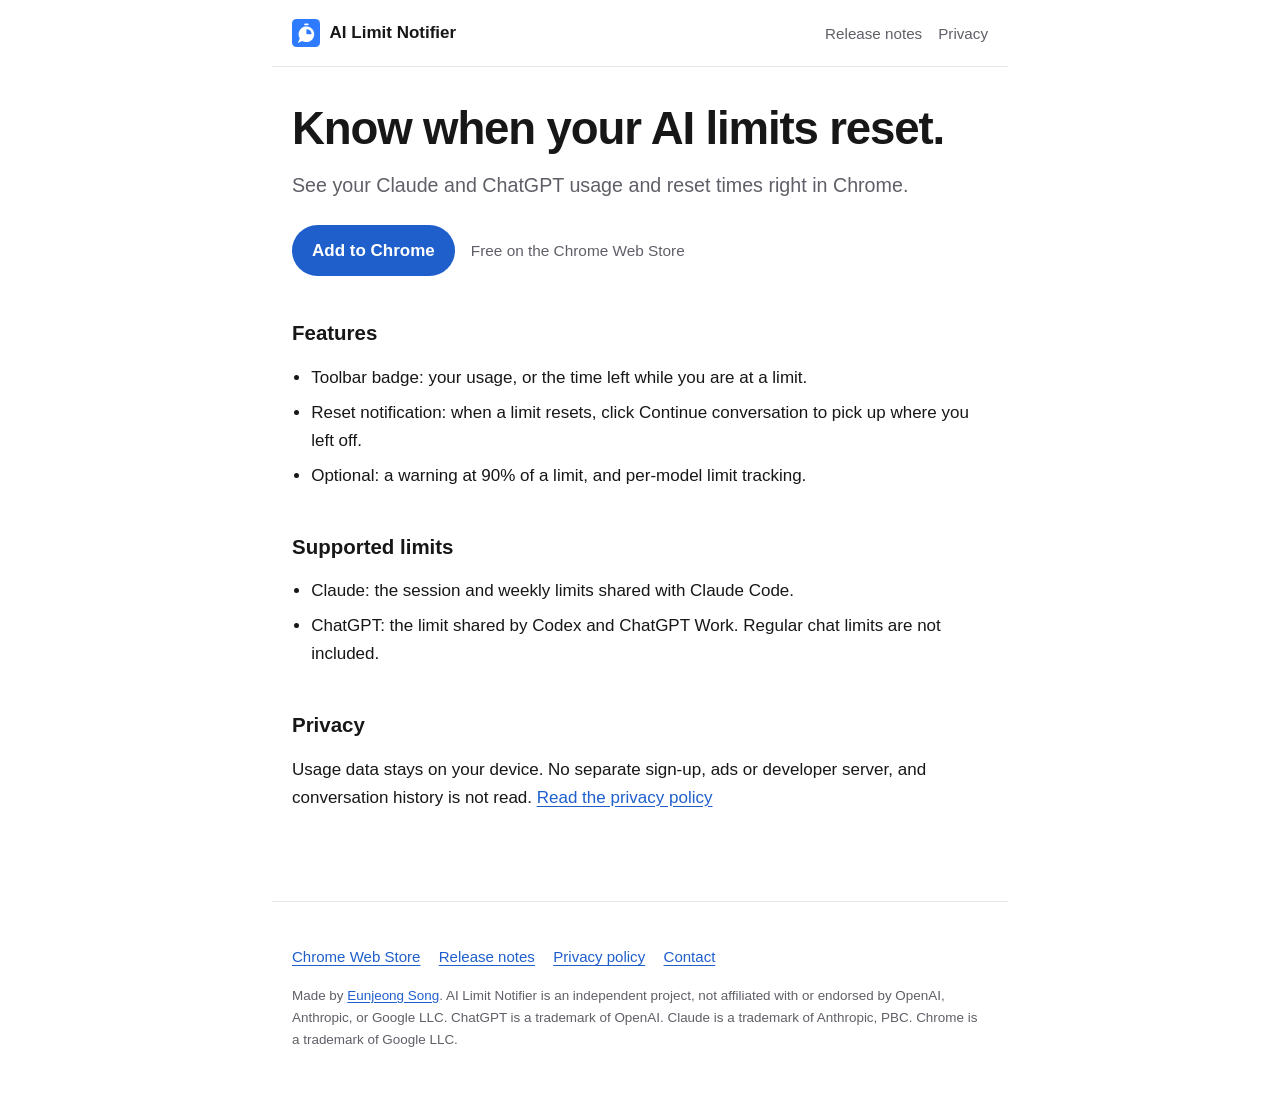
<file: index.html>
<!doctype html>
<html lang="en">
<head>
<meta charset="utf-8">
<meta name="viewport" content="width=device-width, initial-scale=1">
<title>AI Limit Notifier – ChatGPT &amp; Claude Usage Limits</title>
<meta name="description" content="See your Claude and ChatGPT (Codex/Work) usage and reset times in Chrome, and get a notification when a limit resets.">
<link rel="canonical" href="https://songej.com/ai-limit-notifier/">
<link rel="icon" href="favicon.ico">
<link rel="apple-touch-icon" href="apple-touch-icon.png">
<link rel="stylesheet" href="assets/site.css">
<meta property="og:type" content="website">
<meta property="og:site_name" content="AI Limit Notifier">
<meta property="og:title" content="AI Limit Notifier – ChatGPT &amp; Claude Usage Limits">
<meta property="og:description" content="See your Claude and ChatGPT (Codex/Work) usage and reset times in Chrome, and get a notification when a limit resets.">
<meta property="og:url" content="https://songej.com/ai-limit-notifier/">
<meta property="og:image" content="https://songej.com/ai-limit-notifier/assets/og-image.png">
<meta property="og:image:width" content="1200">
<meta property="og:image:height" content="630">
<meta property="og:image:alt" content="AI Limit Notifier">
<meta name="twitter:card" content="summary_large_image">
<meta name="theme-color" content="#ffffff" media="(prefers-color-scheme: light)">
<meta name="theme-color" content="#151515" media="(prefers-color-scheme: dark)">
<script type="application/ld+json">{"@context":"https://schema.org","@type":"SoftwareApplication","name":"AI Limit Notifier","description":"See your Claude and ChatGPT (Codex/Work) usage and reset times in Chrome, and get a notification when a limit resets.","applicationCategory":"BrowserApplication","operatingSystem":"Chrome","inLanguage":"en","url":"https://songej.com/ai-limit-notifier/","installUrl":"https://chromewebstore.google.com/detail/llpojlchnippliileocmoaokjnbionfl"}</script>
</head>
<body>
<a class="skip" href="#content">Skip to content</a>
<header class="wrap site-header">
  <a class="brand" href="./" aria-current="page"><img src="assets/icon.svg" width="28" height="28" alt="">AI Limit Notifier</a>
  <nav aria-label="Site">
    <a href="release-notes/">Release notes</a>
    <a href="privacy/">Privacy</a>
  </nav>
</header>
<main id="content" class="wrap">
<h1>Know when your AI limits reset.</h1>
<p class="lead">See your Claude and ChatGPT usage and reset times right in Chrome.</p>
<p class="get"><a class="button" href="https://chromewebstore.google.com/detail/llpojlchnippliileocmoaokjnbionfl">Add to Chrome</a><span class="get-note">Free on the Chrome Web Store</span></p>

<h2>Features</h2>
<ul class="facts">
  <li>Toolbar badge: your usage, or the time left while you are at a limit.</li>
  <li>Reset notification: when a limit resets, click Continue conversation to pick up where you left off.</li>
  <li>Optional: a warning at 90% of a limit, and per-model limit tracking.</li>
</ul>

<h2>Supported limits</h2>
<ul class="facts">
  <li>Claude: the session and weekly limits shared with Claude Code.</li>
  <li>ChatGPT: the limit shared by Codex and ChatGPT Work. Regular chat limits are not included.</li>
</ul>

<h2>Privacy</h2>
<p>Usage data stays on your device. No separate sign-up, ads or developer server, and conversation history is not read. <a href="privacy/">Read the privacy policy</a></p>
</main>
<footer class="wrap site-footer">
  <p class="links">
    <a href="https://chromewebstore.google.com/detail/llpojlchnippliileocmoaokjnbionfl">Chrome Web Store</a>
    <a href="release-notes/">Release notes</a>
    <a href="privacy/">Privacy policy</a>
    <a href="https://tally.so/r/EkyxyX" rel="noopener">Contact</a>
  </p>
  <p class="fine">Made by <a href="https://songej.com/" rel="noopener">Eunjeong Song</a>. AI Limit Notifier is an independent project, not affiliated with or endorsed by OpenAI, Anthropic, or Google LLC. ChatGPT is a trademark of OpenAI. Claude is a trademark of Anthropic, PBC. Chrome is a trademark of Google LLC.</p>
</footer>
</body>
</html>
</file>
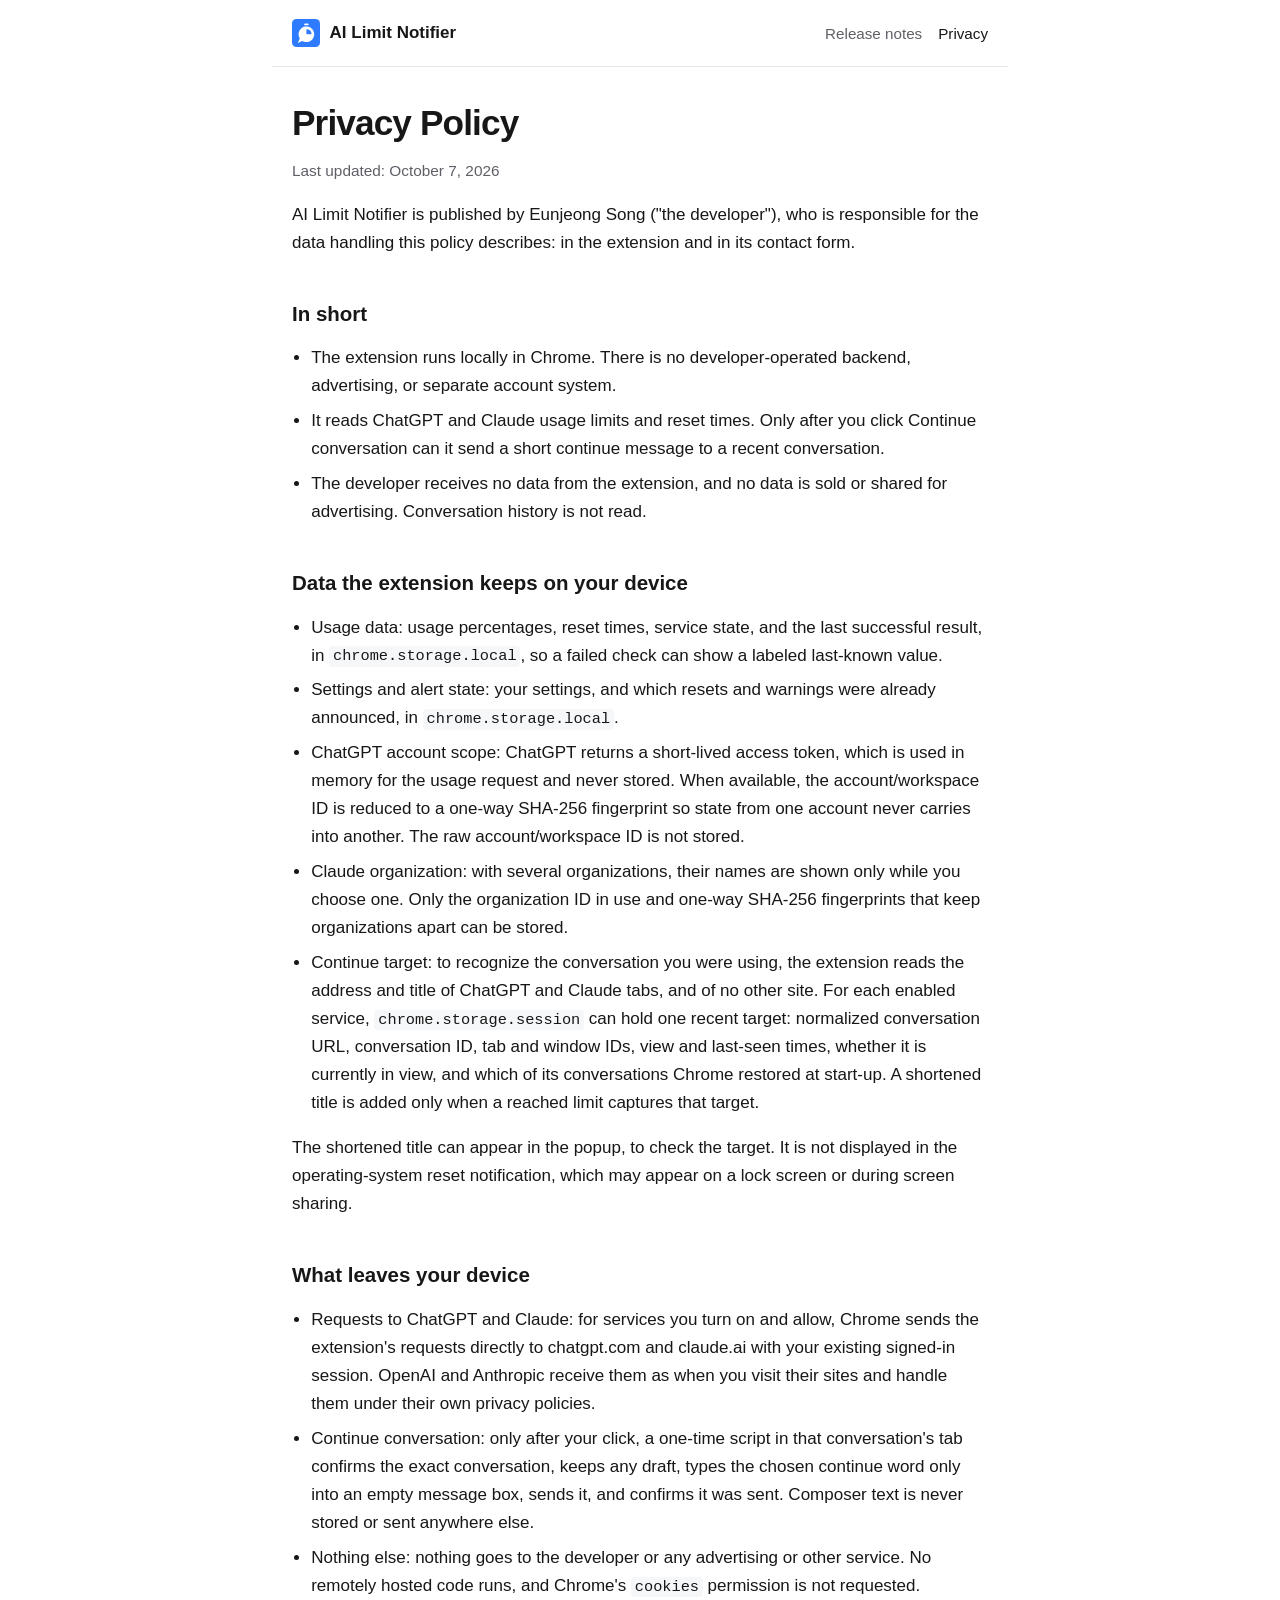
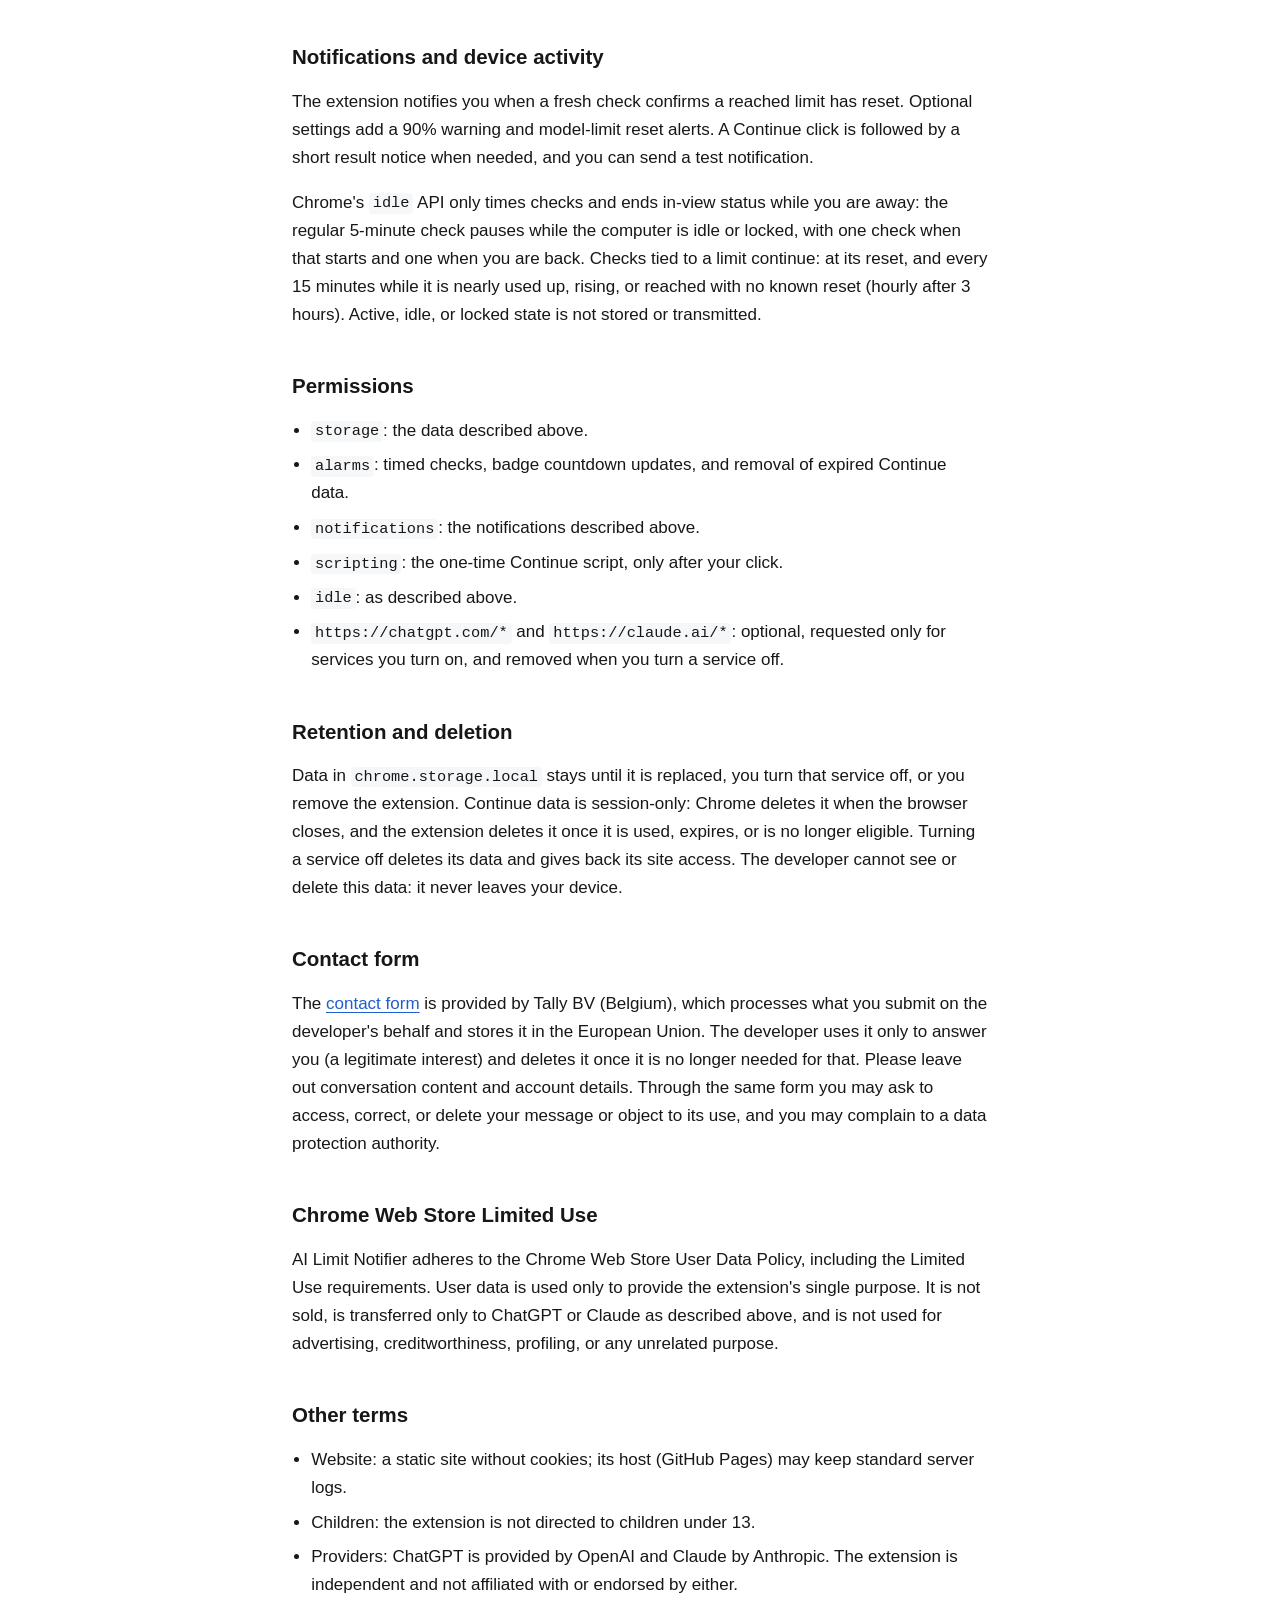
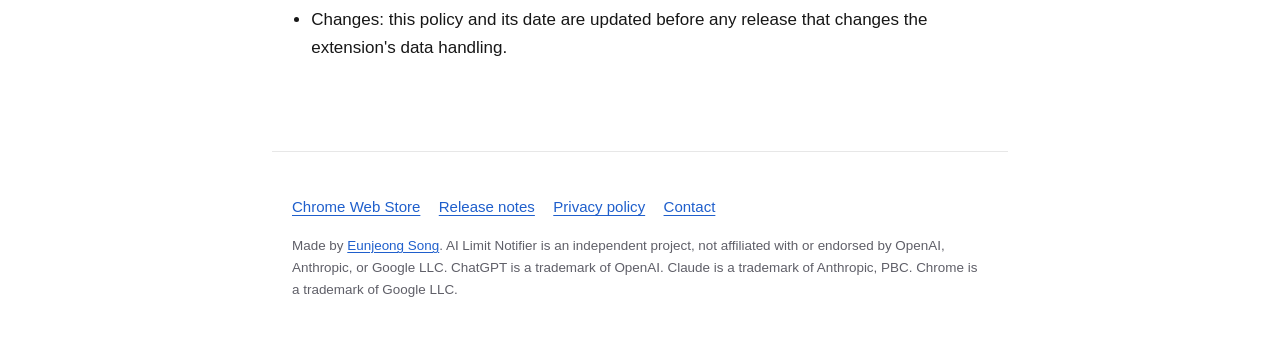
<file: privacy/index.html>
<!doctype html>
<html lang="en">
<head>
<meta charset="utf-8">
<meta name="viewport" content="width=device-width, initial-scale=1">
<title>Privacy policy - AI Limit Notifier</title>
<meta name="description" content="How AI Limit Notifier handles usage data, permissions, notifications and the optional Continue conversation feature.">
<link rel="canonical" href="https://songej.com/ai-limit-notifier/privacy/">
<link rel="icon" href="../favicon.ico">
<link rel="apple-touch-icon" href="../apple-touch-icon.png">
<link rel="stylesheet" href="../assets/site.css">
<meta property="og:type" content="website">
<meta property="og:site_name" content="AI Limit Notifier">
<meta property="og:title" content="Privacy policy - AI Limit Notifier">
<meta property="og:description" content="How AI Limit Notifier handles usage data, permissions, notifications and the optional Continue conversation feature.">
<meta property="og:url" content="https://songej.com/ai-limit-notifier/privacy/">
<meta property="og:image" content="https://songej.com/ai-limit-notifier/assets/og-image.png">
<meta property="og:image:width" content="1200">
<meta property="og:image:height" content="630">
<meta property="og:image:alt" content="AI Limit Notifier">
<meta name="twitter:card" content="summary_large_image">
<meta name="theme-color" content="#ffffff" media="(prefers-color-scheme: light)">
<meta name="theme-color" content="#151515" media="(prefers-color-scheme: dark)">
</head>
<body>
<a class="skip" href="#content">Skip to content</a>
<header class="wrap site-header">
  <a class="brand" href="../"><img src="../assets/icon.svg" width="28" height="28" alt="">AI Limit Notifier</a>
  <nav aria-label="Site">
    <a href="../release-notes/">Release notes</a>
    <a href="../privacy/" aria-current="page">Privacy</a>
  </nav>
</header>
<main id="content" class="wrap prose">
<h1>Privacy Policy</h1>
<p class="meta">Last updated: October 7, 2026</p>
<p>AI Limit Notifier is published by Eunjeong Song (&quot;the developer&quot;), who is responsible for the data handling this policy describes: in the extension and in its contact form.</p>
<h2>In short</h2>
<ul>
<li>The extension runs locally in Chrome. There is no developer-operated backend, advertising, or separate account system.</li>
<li>It reads ChatGPT and Claude usage limits and reset times. Only after you click <strong>Continue conversation</strong> can it send a short continue message to a recent conversation.</li>
<li>The developer receives no data from the extension, and no data is sold or shared for advertising. Conversation history is not read.</li>
</ul>
<h2>Data the extension keeps on your device</h2>
<ul>
<li><strong>Usage data:</strong> usage percentages, reset times, service state, and the last successful result, in <code>chrome.storage.local</code>, so a failed check can show a labeled last-known value.</li>
<li><strong>Settings and alert state:</strong> your settings, and which resets and warnings were already announced, in <code>chrome.storage.local</code>.</li>
<li><strong>ChatGPT account scope:</strong> ChatGPT returns a short-lived access token, which is used in memory for the usage request and never stored. When available, the account/workspace ID is reduced to a one-way SHA-256 fingerprint so state from one account never carries into another. The raw account/workspace ID is not stored.</li>
<li><strong>Claude organization:</strong> with several organizations, their names are shown only while you choose one. Only the organization ID in use and one-way SHA-256 fingerprints that keep organizations apart can be stored.</li>
<li><strong>Continue target:</strong> to recognize the conversation you were using, the extension reads the address and title of ChatGPT and Claude tabs, and of no other site. For each enabled service, <code>chrome.storage.session</code> can hold one recent target: normalized conversation URL, conversation ID, tab and window IDs, view and last-seen times, whether it is currently in view, and which of its conversations Chrome restored at start-up. A shortened title is added only when a reached limit captures that target.</li>
</ul>
<p>The shortened title can appear in the popup, to check the target. It is not displayed in the operating-system reset notification, which may appear on a lock screen or during screen sharing.</p>
<h2>What leaves your device</h2>
<ul>
<li><strong>Requests to ChatGPT and Claude:</strong> for services you turn on and allow, Chrome sends the extension's requests directly to chatgpt.com and claude.ai with your existing signed-in session. OpenAI and Anthropic receive them as when you visit their sites and handle them under their own privacy policies.</li>
<li><strong>Continue conversation:</strong> only after your click, a one-time script in that conversation's tab confirms the exact conversation, keeps any draft, types the chosen continue word only into an empty message box, sends it, and confirms it was sent. Composer text is never stored or sent anywhere else.</li>
<li><strong>Nothing else:</strong> nothing goes to the developer or any advertising or other service. No remotely hosted code runs, and Chrome's <code>cookies</code> permission is not requested.</li>
</ul>
<h2>Notifications and device activity</h2>
<p>The extension notifies you when a fresh check confirms a reached limit has reset. Optional settings add a 90% warning and model-limit reset alerts. A Continue click is followed by a short result notice when needed, and you can send a test notification.</p>
<p>Chrome's <code>idle</code> API only times checks and ends in-view status while you are away: the regular 5-minute check pauses while the computer is idle or locked, with one check when that starts and one when you are back. Checks tied to a limit continue: at its reset, and every 15 minutes while it is nearly used up, rising, or reached with no known reset (hourly after 3 hours). Active, idle, or locked state is not stored or transmitted.</p>
<h2>Permissions</h2>
<ul>
<li><code>storage</code>: the data described above.</li>
<li><code>alarms</code>: timed checks, badge countdown updates, and removal of expired Continue data.</li>
<li><code>notifications</code>: the notifications described above.</li>
<li><code>scripting</code>: the one-time Continue script, only after your click.</li>
<li><code>idle</code>: as described above.</li>
<li><code>https://chatgpt.com/*</code> and <code>https://claude.ai/*</code>: optional, requested only for services you turn on, and removed when you turn a service off.</li>
</ul>
<h2>Retention and deletion</h2>
<p>Data in <code>chrome.storage.local</code> stays until it is replaced, you turn that service off, or you remove the extension. Continue data is session-only: Chrome deletes it when the browser closes, and the extension deletes it once it is used, expires, or is no longer eligible. Turning a service off deletes its data and gives back its site access. The developer cannot see or delete this data: it never leaves your device.</p>
<h2>Contact form</h2>
<p>The <a href="https://tally.so/r/EkyxyX" rel="noopener">contact form</a> is provided by Tally BV (Belgium), which processes what you submit on the developer's behalf and stores it in the European Union. The developer uses it only to answer you (a legitimate interest) and deletes it once it is no longer needed for that. Please leave out conversation content and account details. Through the same form you may ask to access, correct, or delete your message or object to its use, and you may complain to a data protection authority.</p>
<h2>Chrome Web Store Limited Use</h2>
<p>AI Limit Notifier adheres to the Chrome Web Store User Data Policy, including the Limited Use requirements. User data is used only to provide the extension's single purpose. It is not sold, is transferred only to ChatGPT or Claude as described above, and is not used for advertising, creditworthiness, profiling, or any unrelated purpose.</p>
<h2>Other terms</h2>
<ul>
<li><strong>Website:</strong> a static site without cookies; its host (GitHub Pages) may keep standard server logs.</li>
<li><strong>Children:</strong> the extension is not directed to children under 13.</li>
<li><strong>Providers:</strong> ChatGPT is provided by OpenAI and Claude by Anthropic. The extension is independent and not affiliated with or endorsed by either.</li>
<li><strong>Changes:</strong> this policy and its date are updated before any release that changes the extension's data handling.</li>
</ul>
</main>
<footer class="wrap site-footer">
  <p class="links">
    <a href="https://chromewebstore.google.com/detail/llpojlchnippliileocmoaokjnbionfl">Chrome Web Store</a>
    <a href="../release-notes/">Release notes</a>
    <a href="../privacy/">Privacy policy</a>
    <a href="https://tally.so/r/EkyxyX" rel="noopener">Contact</a>
  </p>
  <p class="fine">Made by <a href="https://songej.com/" rel="noopener">Eunjeong Song</a>. AI Limit Notifier is an independent project, not affiliated with or endorsed by OpenAI, Anthropic, or Google LLC. ChatGPT is a trademark of OpenAI. Claude is a trademark of Anthropic, PBC. Chrome is a trademark of Google LLC.</p>
</footer>
</body>
</html>
</file>
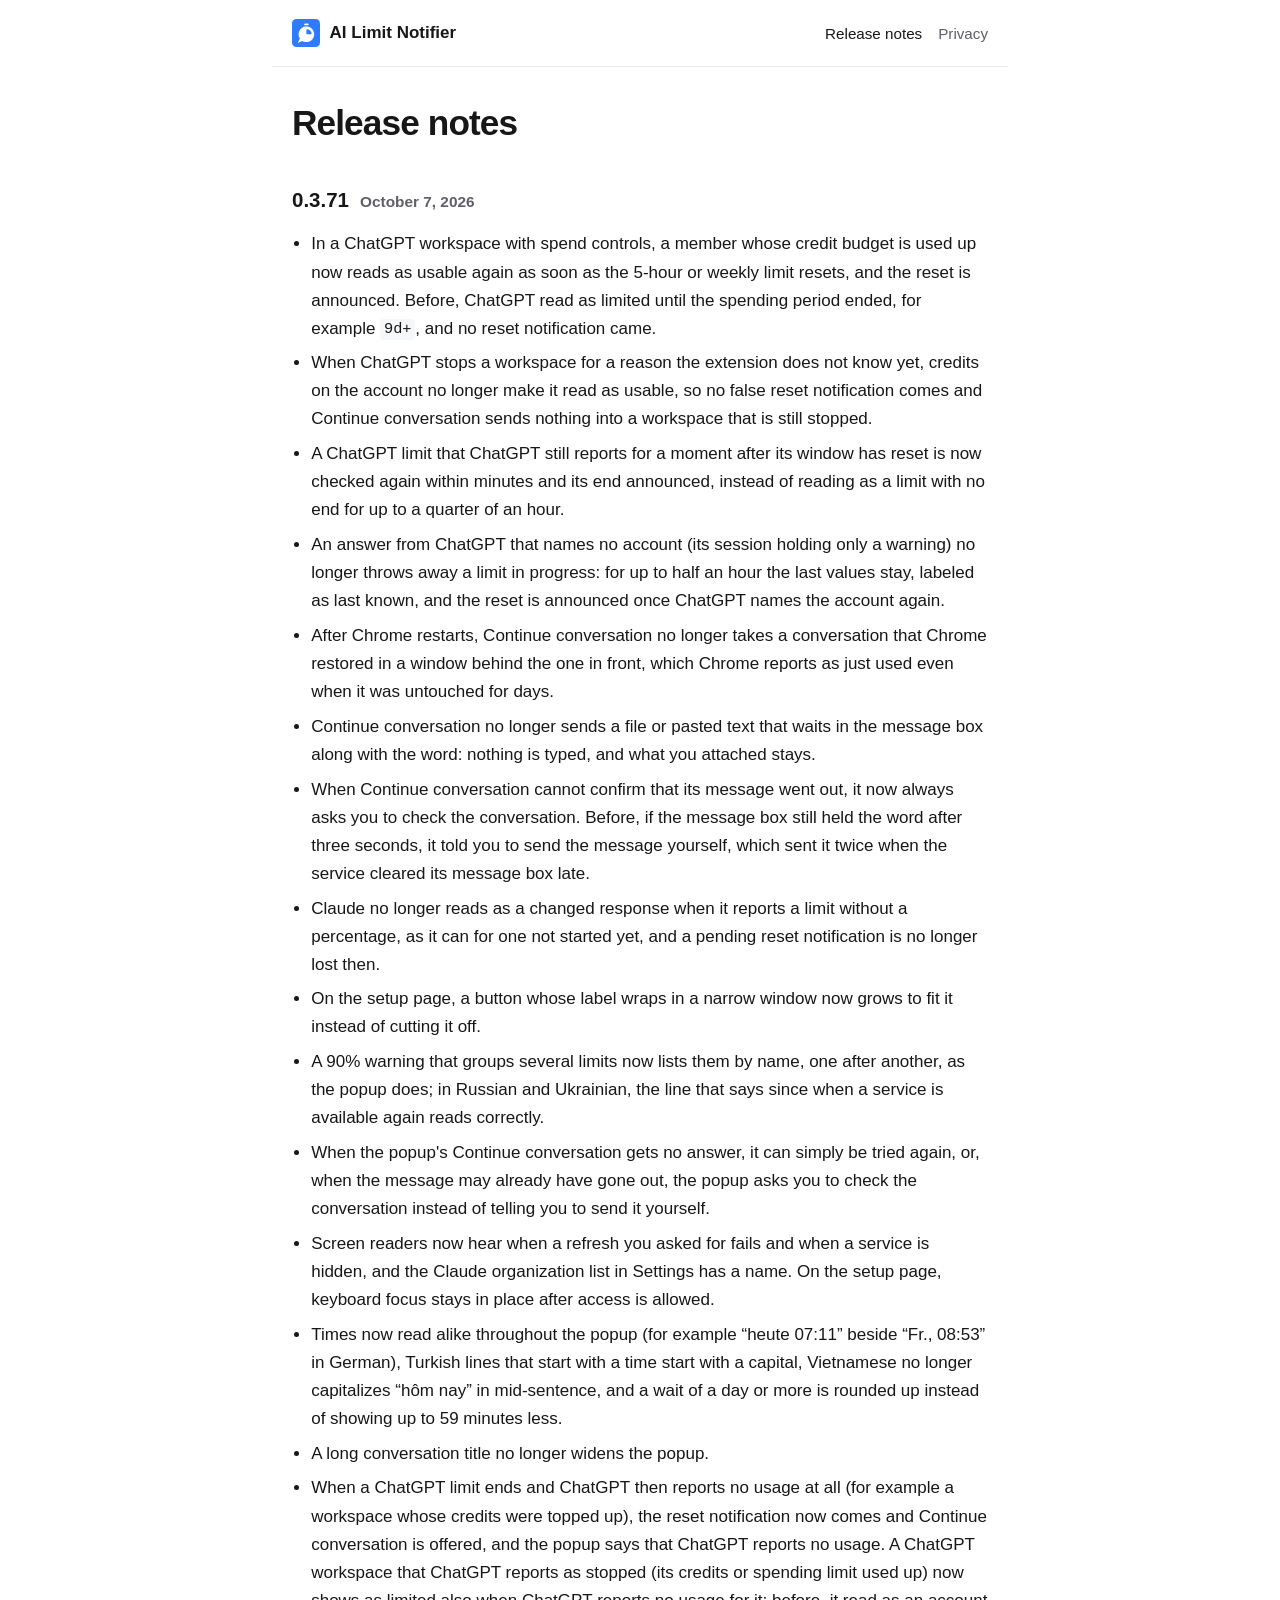
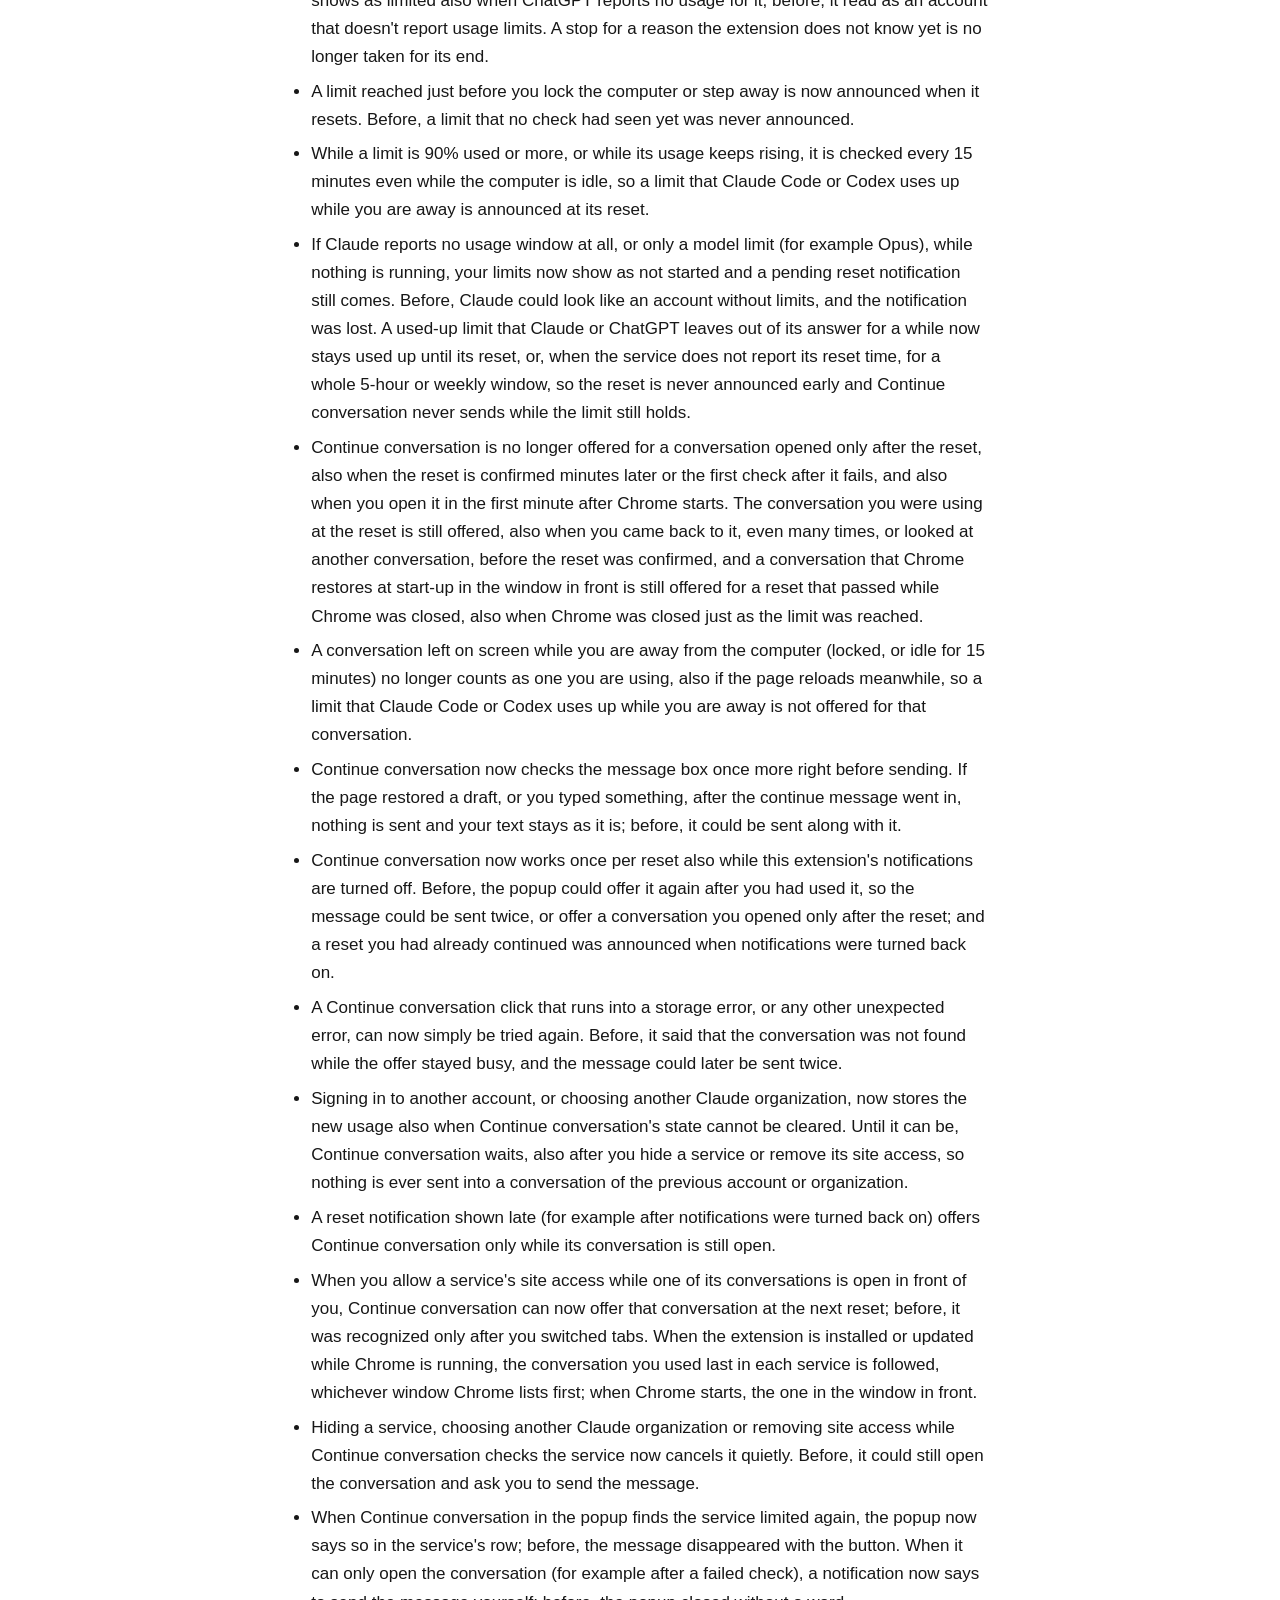
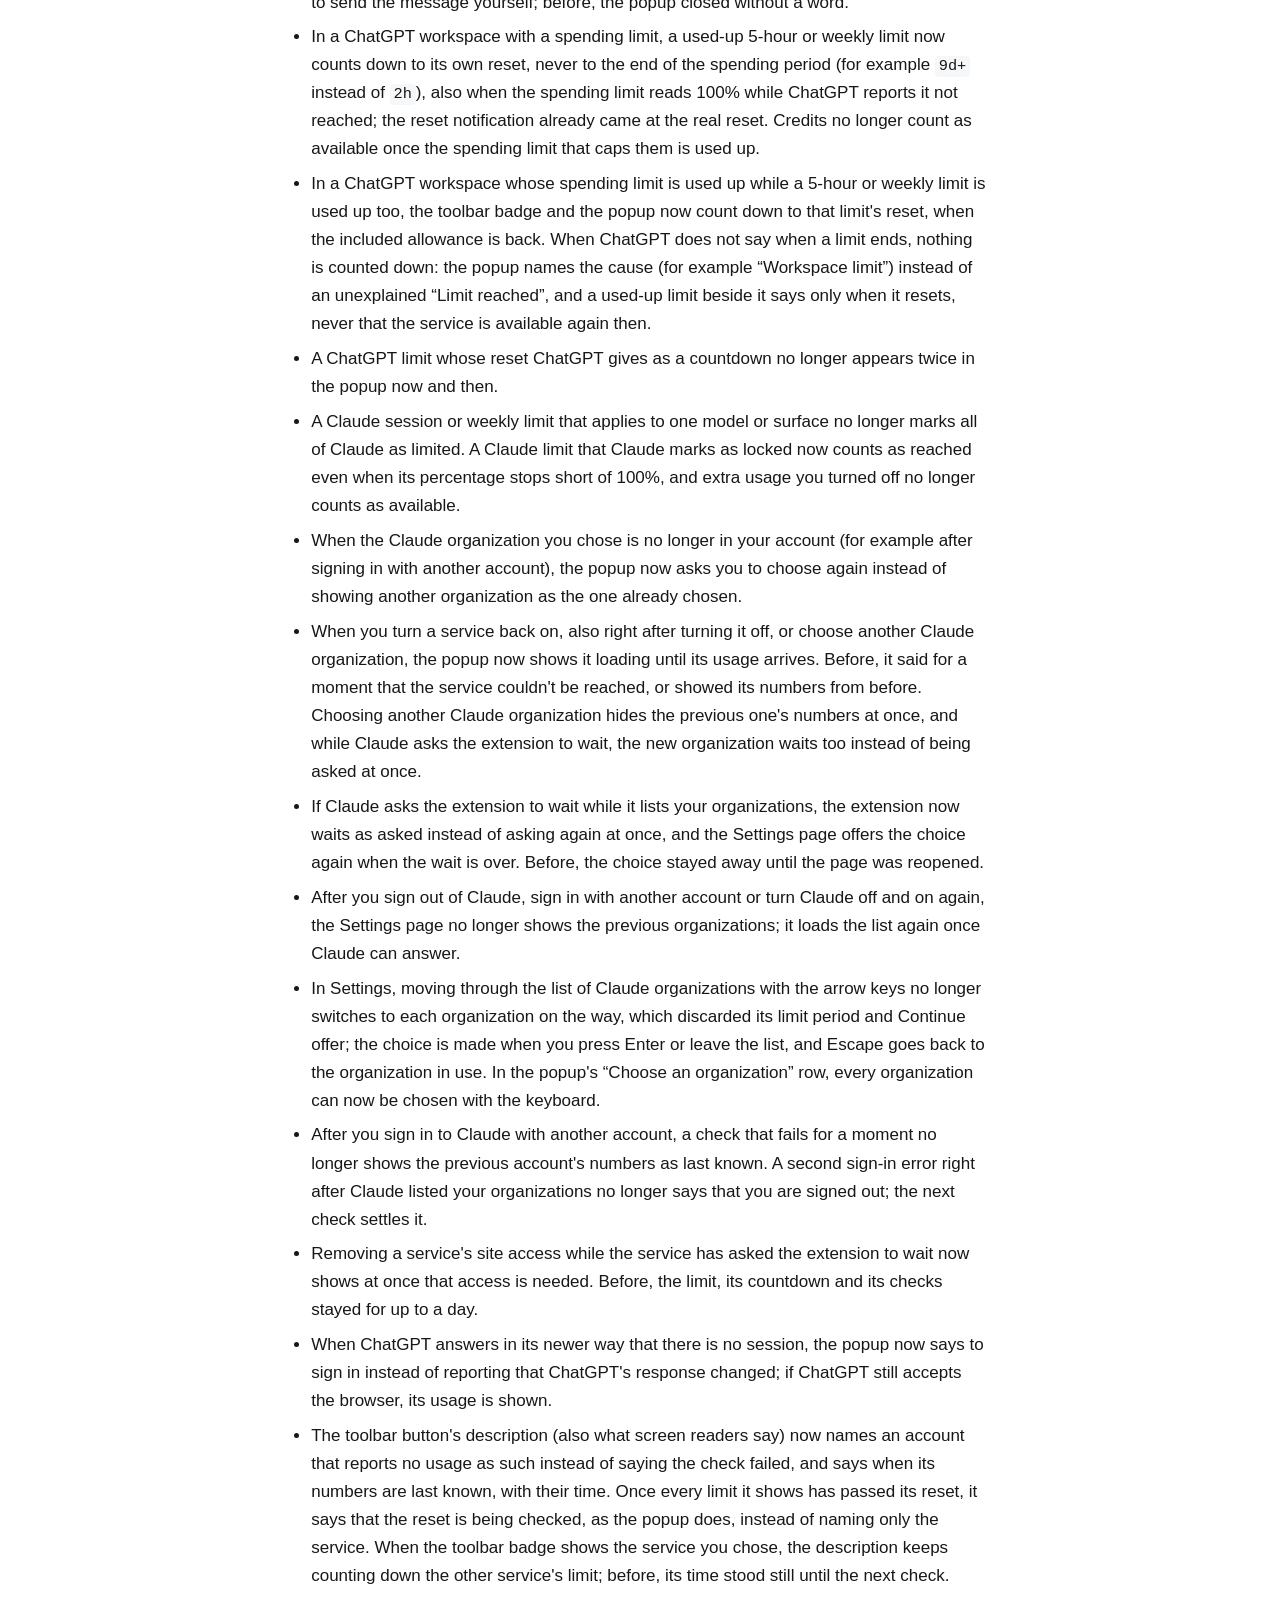
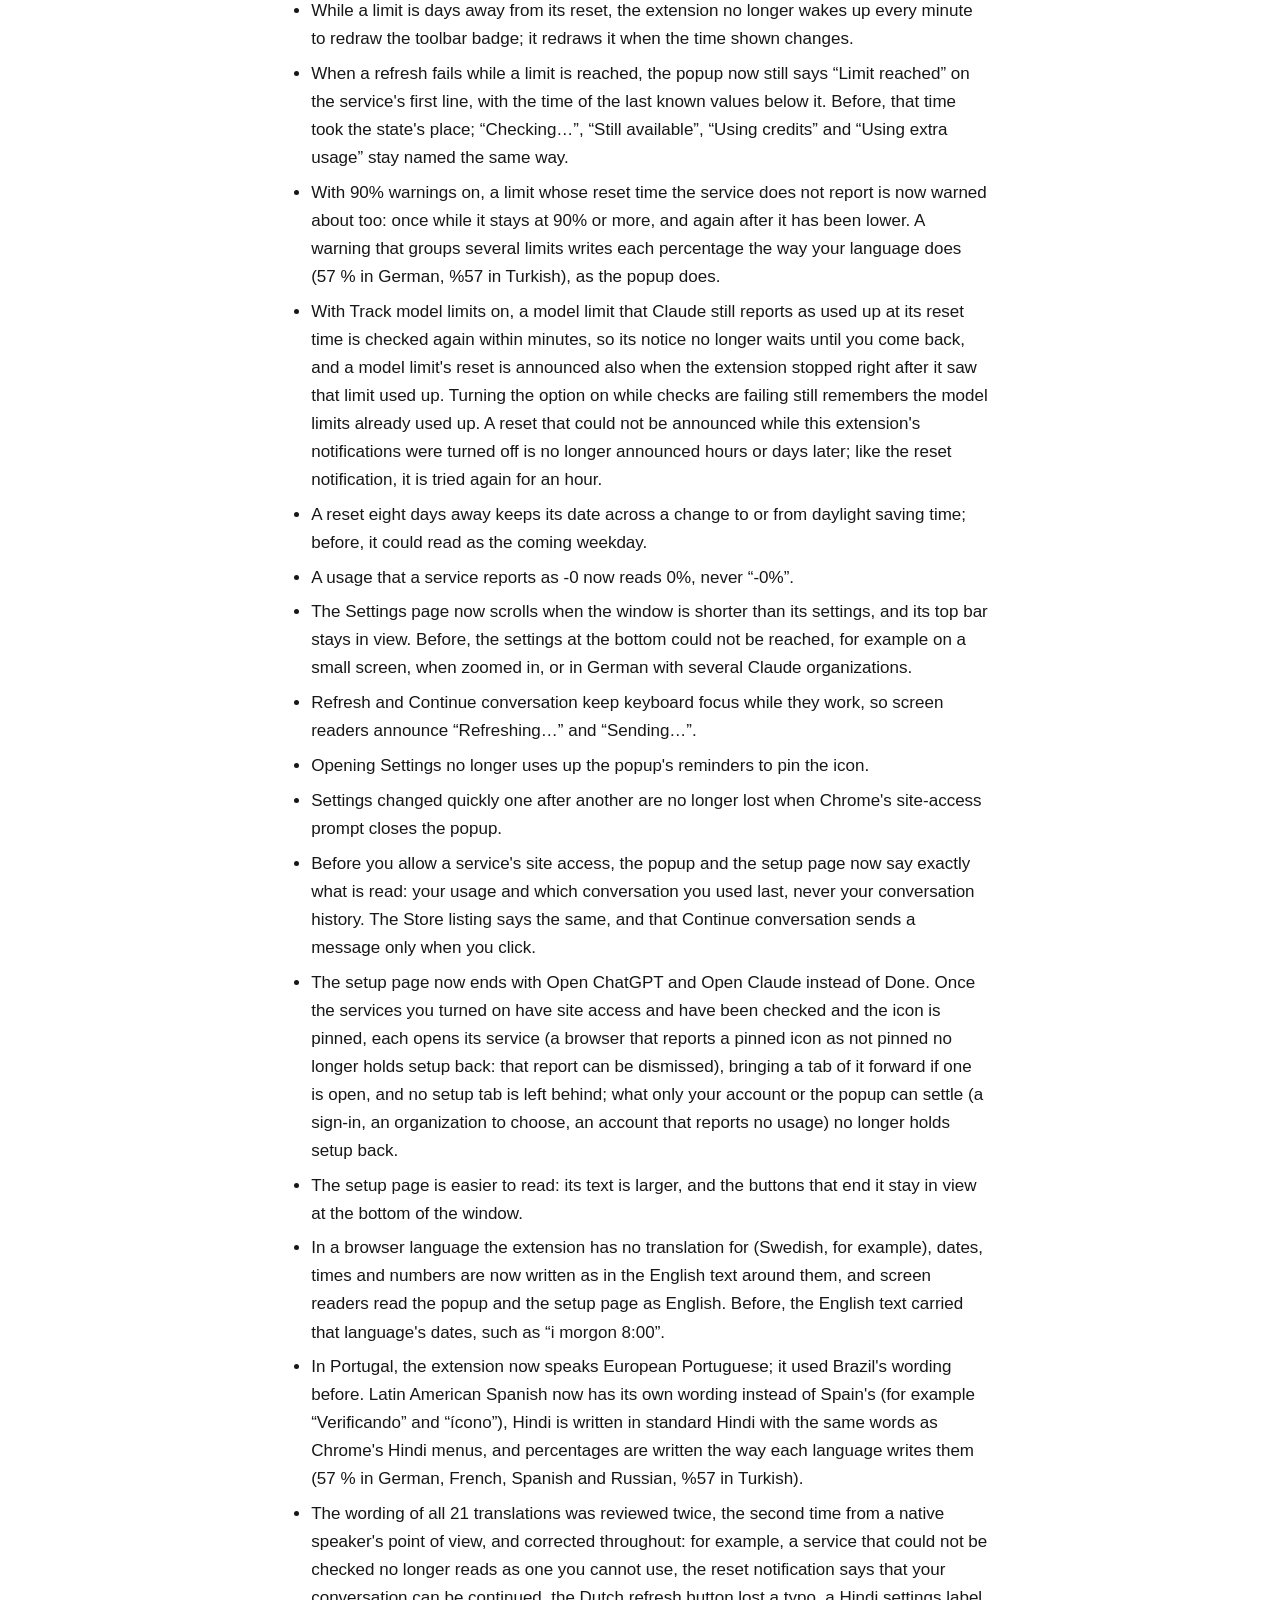
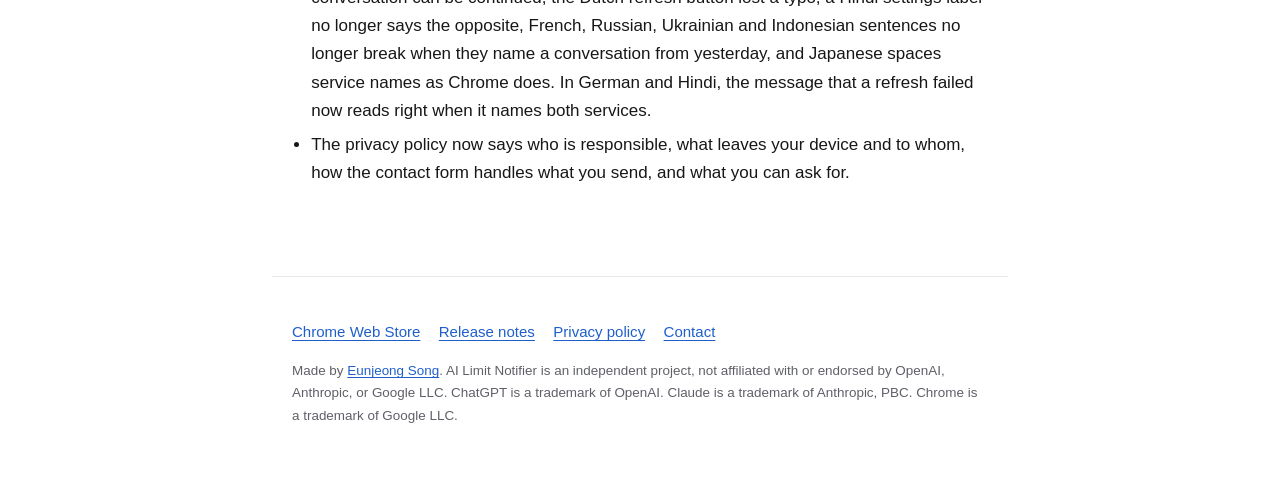
<file: release-notes/index.html>
<!doctype html>
<html lang="en">
<head>
<meta charset="utf-8">
<meta name="viewport" content="width=device-width, initial-scale=1">
<title>Release notes - AI Limit Notifier</title>
<meta name="description" content="What changed in the latest AI Limit Notifier release.">
<link rel="canonical" href="https://songej.com/ai-limit-notifier/release-notes/">
<link rel="icon" href="../favicon.ico">
<link rel="apple-touch-icon" href="../apple-touch-icon.png">
<link rel="stylesheet" href="../assets/site.css">
<meta property="og:type" content="website">
<meta property="og:site_name" content="AI Limit Notifier">
<meta property="og:title" content="Release notes - AI Limit Notifier">
<meta property="og:description" content="What changed in the latest AI Limit Notifier release.">
<meta property="og:url" content="https://songej.com/ai-limit-notifier/release-notes/">
<meta property="og:image" content="https://songej.com/ai-limit-notifier/assets/og-image.png">
<meta property="og:image:width" content="1200">
<meta property="og:image:height" content="630">
<meta property="og:image:alt" content="AI Limit Notifier">
<meta name="twitter:card" content="summary_large_image">
<meta name="theme-color" content="#ffffff" media="(prefers-color-scheme: light)">
<meta name="theme-color" content="#151515" media="(prefers-color-scheme: dark)">
</head>
<body>
<a class="skip" href="#content">Skip to content</a>
<header class="wrap site-header">
  <a class="brand" href="../"><img src="../assets/icon.svg" width="28" height="28" alt="">AI Limit Notifier</a>
  <nav aria-label="Site">
    <a href="../release-notes/" aria-current="page">Release notes</a>
    <a href="../privacy/">Privacy</a>
  </nav>
</header>
<main id="content" class="wrap prose release">
<h1>Release notes</h1>

<h2 id="v0-3-71"><span>0.3.71</span> <time class="release-date" datetime="2026-10-07">October 7, 2026</time></h2>
<ul>
  <li>In a ChatGPT workspace with spend controls, a member whose credit budget is used up now reads as usable again as soon as the 5-hour or weekly limit resets, and the reset is announced. Before, ChatGPT read as limited until the spending period ended, for example <code>9d+</code>, and no reset notification came.</li>
  <li>When ChatGPT stops a workspace for a reason the extension does not know yet, credits on the account no longer make it read as usable, so no false reset notification comes and Continue conversation sends nothing into a workspace that is still stopped.</li>
  <li>A ChatGPT limit that ChatGPT still reports for a moment after its window has reset is now checked again within minutes and its end announced, instead of reading as a limit with no end for up to a quarter of an hour.</li>
  <li>An answer from ChatGPT that names no account (its session holding only a warning) no longer throws away a limit in progress: for up to half an hour the last values stay, labeled as last known, and the reset is announced once ChatGPT names the account again.</li>
  <li>After Chrome restarts, Continue conversation no longer takes a conversation that Chrome restored in a window behind the one in front, which Chrome reports as just used even when it was untouched for days.</li>
  <li>Continue conversation no longer sends a file or pasted text that waits in the message box along with the word: nothing is typed, and what you attached stays.</li>
  <li>When Continue conversation cannot confirm that its message went out, it now always asks you to check the conversation. Before, if the message box still held the word after three seconds, it told you to send the message yourself, which sent it twice when the service cleared its message box late.</li>
  <li>Claude no longer reads as a changed response when it reports a limit without a percentage, as it can for one not started yet, and a pending reset notification is no longer lost then.</li>
  <li>On the setup page, a button whose label wraps in a narrow window now grows to fit it instead of cutting it off.</li>
  <li>A 90% warning that groups several limits now lists them by name, one after another, as the popup does; in Russian and Ukrainian, the line that says since when a service is available again reads correctly.</li>
  <li>When the popup's Continue conversation gets no answer, it can simply be tried again, or, when the message may already have gone out, the popup asks you to check the conversation instead of telling you to send it yourself.</li>
  <li>Screen readers now hear when a refresh you asked for fails and when a service is hidden, and the Claude organization list in Settings has a name. On the setup page, keyboard focus stays in place after access is allowed.</li>
  <li>Times now read alike throughout the popup (for example “heute 07:11” beside “Fr., 08:53” in German), Turkish lines that start with a time start with a capital, Vietnamese no longer capitalizes “hôm nay” in mid-sentence, and a wait of a day or more is rounded up instead of showing up to 59 minutes less.</li>
  <li>A long conversation title no longer widens the popup.</li>
  <li>When a ChatGPT limit ends and ChatGPT then reports no usage at all (for example a workspace whose credits were topped up), the reset notification now comes and Continue conversation is offered, and the popup says that ChatGPT reports no usage. A ChatGPT workspace that ChatGPT reports as stopped (its credits or spending limit used up) now shows as limited also when ChatGPT reports no usage for it; before, it read as an account that doesn't report usage limits. A stop for a reason the extension does not know yet is no longer taken for its end.</li>
  <li>A limit reached just before you lock the computer or step away is now announced when it resets. Before, a limit that no check had seen yet was never announced.</li>
  <li>While a limit is 90% used or more, or while its usage keeps rising, it is checked every 15 minutes even while the computer is idle, so a limit that Claude Code or Codex uses up while you are away is announced at its reset.</li>
  <li>If Claude reports no usage window at all, or only a model limit (for example Opus), while nothing is running, your limits now show as not started and a pending reset notification still comes. Before, Claude could look like an account without limits, and the notification was lost. A used-up limit that Claude or ChatGPT leaves out of its answer for a while now stays used up until its reset, or, when the service does not report its reset time, for a whole 5-hour or weekly window, so the reset is never announced early and Continue conversation never sends while the limit still holds.</li>
  <li>Continue conversation is no longer offered for a conversation opened only after the reset, also when the reset is confirmed minutes later or the first check after it fails, and also when you open it in the first minute after Chrome starts. The conversation you were using at the reset is still offered, also when you came back to it, even many times, or looked at another conversation, before the reset was confirmed, and a conversation that Chrome restores at start-up in the window in front is still offered for a reset that passed while Chrome was closed, also when Chrome was closed just as the limit was reached.</li>
  <li>A conversation left on screen while you are away from the computer (locked, or idle for 15 minutes) no longer counts as one you are using, also if the page reloads meanwhile, so a limit that Claude Code or Codex uses up while you are away is not offered for that conversation.</li>
  <li>Continue conversation now checks the message box once more right before sending. If the page restored a draft, or you typed something, after the continue message went in, nothing is sent and your text stays as it is; before, it could be sent along with it.</li>
  <li>Continue conversation now works once per reset also while this extension's notifications are turned off. Before, the popup could offer it again after you had used it, so the message could be sent twice, or offer a conversation you opened only after the reset; and a reset you had already continued was announced when notifications were turned back on.</li>
  <li>A Continue conversation click that runs into a storage error, or any other unexpected error, can now simply be tried again. Before, it said that the conversation was not found while the offer stayed busy, and the message could later be sent twice.</li>
  <li>Signing in to another account, or choosing another Claude organization, now stores the new usage also when Continue conversation's state cannot be cleared. Until it can be, Continue conversation waits, also after you hide a service or remove its site access, so nothing is ever sent into a conversation of the previous account or organization.</li>
  <li>A reset notification shown late (for example after notifications were turned back on) offers Continue conversation only while its conversation is still open.</li>
  <li>When you allow a service's site access while one of its conversations is open in front of you, Continue conversation can now offer that conversation at the next reset; before, it was recognized only after you switched tabs. When the extension is installed or updated while Chrome is running, the conversation you used last in each service is followed, whichever window Chrome lists first; when Chrome starts, the one in the window in front.</li>
  <li>Hiding a service, choosing another Claude organization or removing site access while Continue conversation checks the service now cancels it quietly. Before, it could still open the conversation and ask you to send the message.</li>
  <li>When Continue conversation in the popup finds the service limited again, the popup now says so in the service's row; before, the message disappeared with the button. When it can only open the conversation (for example after a failed check), a notification now says to send the message yourself; before, the popup closed without a word.</li>
  <li>In a ChatGPT workspace with a spending limit, a used-up 5-hour or weekly limit now counts down to its own reset, never to the end of the spending period (for example <code>9d+</code> instead of <code>2h</code>), also when the spending limit reads 100% while ChatGPT reports it not reached; the reset notification already came at the real reset. Credits no longer count as available once the spending limit that caps them is used up.</li>
  <li>In a ChatGPT workspace whose spending limit is used up while a 5-hour or weekly limit is used up too, the toolbar badge and the popup now count down to that limit's reset, when the included allowance is back. When ChatGPT does not say when a limit ends, nothing is counted down: the popup names the cause (for example “Workspace limit”) instead of an unexplained “Limit reached”, and a used-up limit beside it says only when it resets, never that the service is available again then.</li>
  <li>A ChatGPT limit whose reset ChatGPT gives as a countdown no longer appears twice in the popup now and then.</li>
  <li>A Claude session or weekly limit that applies to one model or surface no longer marks all of Claude as limited. A Claude limit that Claude marks as locked now counts as reached even when its percentage stops short of 100%, and extra usage you turned off no longer counts as available.</li>
  <li>When the Claude organization you chose is no longer in your account (for example after signing in with another account), the popup now asks you to choose again instead of showing another organization as the one already chosen.</li>
  <li>When you turn a service back on, also right after turning it off, or choose another Claude organization, the popup now shows it loading until its usage arrives. Before, it said for a moment that the service couldn't be reached, or showed its numbers from before. Choosing another Claude organization hides the previous one's numbers at once, and while Claude asks the extension to wait, the new organization waits too instead of being asked at once.</li>
  <li>If Claude asks the extension to wait while it lists your organizations, the extension now waits as asked instead of asking again at once, and the Settings page offers the choice again when the wait is over. Before, the choice stayed away until the page was reopened.</li>
  <li>After you sign out of Claude, sign in with another account or turn Claude off and on again, the Settings page no longer shows the previous organizations; it loads the list again once Claude can answer.</li>
  <li>In Settings, moving through the list of Claude organizations with the arrow keys no longer switches to each organization on the way, which discarded its limit period and Continue offer; the choice is made when you press Enter or leave the list, and Escape goes back to the organization in use. In the popup's “Choose an organization” row, every organization can now be chosen with the keyboard.</li>
  <li>After you sign in to Claude with another account, a check that fails for a moment no longer shows the previous account's numbers as last known. A second sign-in error right after Claude listed your organizations no longer says that you are signed out; the next check settles it.</li>
  <li>Removing a service's site access while the service has asked the extension to wait now shows at once that access is needed. Before, the limit, its countdown and its checks stayed for up to a day.</li>
  <li>When ChatGPT answers in its newer way that there is no session, the popup now says to sign in instead of reporting that ChatGPT's response changed; if ChatGPT still accepts the browser, its usage is shown.</li>
  <li>The toolbar button's description (also what screen readers say) now names an account that reports no usage as such instead of saying the check failed, and says when its numbers are last known, with their time. Once every limit it shows has passed its reset, it says that the reset is being checked, as the popup does, instead of naming only the service. When the toolbar badge shows the service you chose, the description keeps counting down the other service's limit; before, its time stood still until the next check.</li>
  <li>While a limit is days away from its reset, the extension no longer wakes up every minute to redraw the toolbar badge; it redraws it when the time shown changes.</li>
  <li>When a refresh fails while a limit is reached, the popup now still says “Limit reached” on the service's first line, with the time of the last known values below it. Before, that time took the state's place; “Checking…”, “Still available”, “Using credits” and “Using extra usage” stay named the same way.</li>
  <li>With 90% warnings on, a limit whose reset time the service does not report is now warned about too: once while it stays at 90% or more, and again after it has been lower. A warning that groups several limits writes each percentage the way your language does (57 % in German, %57 in Turkish), as the popup does.</li>
  <li>With Track model limits on, a model limit that Claude still reports as used up at its reset time is checked again within minutes, so its notice no longer waits until you come back, and a model limit's reset is announced also when the extension stopped right after it saw that limit used up. Turning the option on while checks are failing still remembers the model limits already used up. A reset that could not be announced while this extension's notifications were turned off is no longer announced hours or days later; like the reset notification, it is tried again for an hour.</li>
  <li>A reset eight days away keeps its date across a change to or from daylight saving time; before, it could read as the coming weekday.</li>
  <li>A usage that a service reports as -0 now reads 0%, never “-0%”.</li>
  <li>The Settings page now scrolls when the window is shorter than its settings, and its top bar stays in view. Before, the settings at the bottom could not be reached, for example on a small screen, when zoomed in, or in German with several Claude organizations.</li>
  <li>Refresh and Continue conversation keep keyboard focus while they work, so screen readers announce “Refreshing…” and “Sending…”.</li>
  <li>Opening Settings no longer uses up the popup's reminders to pin the icon.</li>
  <li>Settings changed quickly one after another are no longer lost when Chrome's site-access prompt closes the popup.</li>
  <li>Before you allow a service's site access, the popup and the setup page now say exactly what is read: your usage and which conversation you used last, never your conversation history. The Store listing says the same, and that Continue conversation sends a message only when you click.</li>
  <li>The setup page now ends with Open ChatGPT and Open Claude instead of Done. Once the services you turned on have site access and have been checked and the icon is pinned, each opens its service (a browser that reports a pinned icon as not pinned no longer holds setup back: that report can be dismissed), bringing a tab of it forward if one is open, and no setup tab is left behind; what only your account or the popup can settle (a sign-in, an organization to choose, an account that reports no usage) no longer holds setup back.</li>
  <li>The setup page is easier to read: its text is larger, and the buttons that end it stay in view at the bottom of the window.</li>
  <li>In a browser language the extension has no translation for (Swedish, for example), dates, times and numbers are now written as in the English text around them, and screen readers read the popup and the setup page as English. Before, the English text carried that language's dates, such as “i morgon 8:00”.</li>
  <li>In Portugal, the extension now speaks European Portuguese; it used Brazil's wording before. Latin American Spanish now has its own wording instead of Spain's (for example “Verificando” and “ícono”), Hindi is written in standard Hindi with the same words as Chrome's Hindi menus, and percentages are written the way each language writes them (57 % in German, French, Spanish and Russian, %57 in Turkish).</li>
  <li>The wording of all 21 translations was reviewed twice, the second time from a native speaker's point of view, and corrected throughout: for example, a service that could not be checked no longer reads as one you cannot use, the reset notification says that your conversation can be continued, the Dutch refresh button lost a typo, a Hindi settings label no longer says the opposite, French, Russian, Ukrainian and Indonesian sentences no longer break when they name a conversation from yesterday, and Japanese spaces service names as Chrome does. In German and Hindi, the message that a refresh failed now reads right when it names both services.</li>
  <li>The privacy policy now says who is responsible, what leaves your device and to whom, how the contact form handles what you send, and what you can ask for.</li>
</ul>
</main>
<footer class="wrap site-footer">
  <p class="links">
    <a href="https://chromewebstore.google.com/detail/llpojlchnippliileocmoaokjnbionfl">Chrome Web Store</a>
    <a href="../release-notes/">Release notes</a>
    <a href="../privacy/">Privacy policy</a>
    <a href="https://tally.so/r/EkyxyX" rel="noopener">Contact</a>
  </p>
  <p class="fine">Made by <a href="https://songej.com/" rel="noopener">Eunjeong Song</a>. AI Limit Notifier is an independent project, not affiliated with or endorsed by OpenAI, Anthropic, or Google LLC. ChatGPT is a trademark of OpenAI. Claude is a trademark of Anthropic, PBC. Chrome is a trademark of Google LLC.</p>
</footer>
</body>
</html>
</file>
<file: assets/site.css>
/* AI Limit Notifier - static site, no scripts. */
:root {
  color-scheme: light dark;
  --paper: #ffffff;
  --ink: #171717;
  --muted: #5f5f68;
  --rule: #e7e7e7;
  --link: #1f5fcc;
  --button: #1f5fcc;
  --button-hover: #184da8;
  --key: #f6f7f9;
  font-family: -apple-system, BlinkMacSystemFont, "Segoe UI", Roboto, "Noto Sans KR", sans-serif;
}

@media (prefers-color-scheme: dark) {
  :root {
    --paper: #151515;
    --ink: #f5f5f5;
    --muted: #a1a1aa;
    --rule: #2b2b2b;
    --link: #8ab4ff;
    --button: #2d6fd2;
    --button-hover: #386fc9;
    --key: #202124;
  }
}

* { box-sizing: border-box; }
html { scroll-behavior: smooth; }
body { margin: 0; background: var(--paper); color: var(--ink); font-size: 1.0625rem; line-height: 1.65; }
.wrap { max-width: 46rem; margin-inline: auto; padding-inline: 1.25rem; }
a { color: var(--link); text-underline-offset: 0.18em; }
a:hover { text-decoration-thickness: 2px; }
:focus-visible { outline: 2px solid var(--link); outline-offset: 3px; border-radius: 3px; }
.skip { position: absolute; left: -9999px; top: 0; }
.skip:focus { left: 1rem; top: 1rem; z-index: 10; padding: 0.5rem 0.85rem; background: var(--paper); border: 1px solid var(--rule); }

.site-header { display: flex; align-items: center; justify-content: space-between; gap: 1rem; padding-block: 1.2rem; border-bottom: 1px solid var(--rule); }
.brand { display: inline-flex; align-items: center; gap: 0.6rem; color: var(--ink); font-weight: 650; text-decoration: none; white-space: nowrap; }
.brand img { display: block; flex: none; width: 28px; height: 28px; }
.site-header nav { display: flex; flex-wrap: wrap; gap: 0.45rem 1rem; font-size: 0.95rem; }
.site-header nav a { color: var(--muted); text-decoration: none; }
.site-header nav a:hover, .site-header nav a[aria-current="page"] { color: var(--ink); }

main { padding-block: 2.25rem 1rem; }
h1 { margin: 0 0 0.9rem; font-size: clamp(2.05rem, 6vw, 2.85rem); line-height: 1.12; letter-spacing: -0.025em; }
h2 { margin: 2.75rem 0 0.7rem; font-size: 1.28rem; line-height: 1.3; }
.prose h1 { font-size: clamp(1.85rem, 5vw, 2.2rem); }
.lead { max-width: 41rem; margin: 0 0 1.5rem; font-size: 1.23rem; color: var(--muted); }
.meta, .release-date { color: var(--muted); font-size: 0.96rem; }

.get { display: flex; flex-wrap: wrap; align-items: center; gap: 0.75rem 1rem; margin: 1.4rem 0 2.2rem; }
.button { display: inline-block; padding: 0.72rem 1.25rem; color: #ffffff; background: var(--button); border-radius: 999px; font-weight: 650; text-decoration: none; }
.button:hover { background: var(--button-hover); text-decoration: none; }
.get-note { color: var(--muted); font-size: 0.96rem; }

main strong { font-weight: inherit; }

.facts, .prose ul { padding-left: 1.2rem; }
.facts li + li, .prose li + li { margin-top: 0.42rem; }
.release h2 { display: flex; flex-wrap: wrap; align-items: baseline; gap: 0.45rem 0.7rem; }
code { padding: 0.08em 0.25em; background: var(--key); border-radius: 0.25em; font: 0.9em ui-monospace, SFMono-Regular, Menlo, Consolas, monospace; }

.site-footer { margin-top: 3.5rem; padding-block: 1.75rem 2.75rem; color: var(--muted); border-top: 1px solid var(--rule); font-size: 0.94rem; }
.links { display: flex; flex-wrap: wrap; gap: 0.45rem 1.15rem; }
.fine { font-size: 0.84rem; }

/* Narrow screens: the name stays on one line and the links move under it. */
@media (max-width: 520px) {
  .site-header { flex-wrap: wrap; row-gap: 0.5rem; }
}

@media (prefers-reduced-motion: reduce) {
  html { scroll-behavior: auto; }
}
</file>
